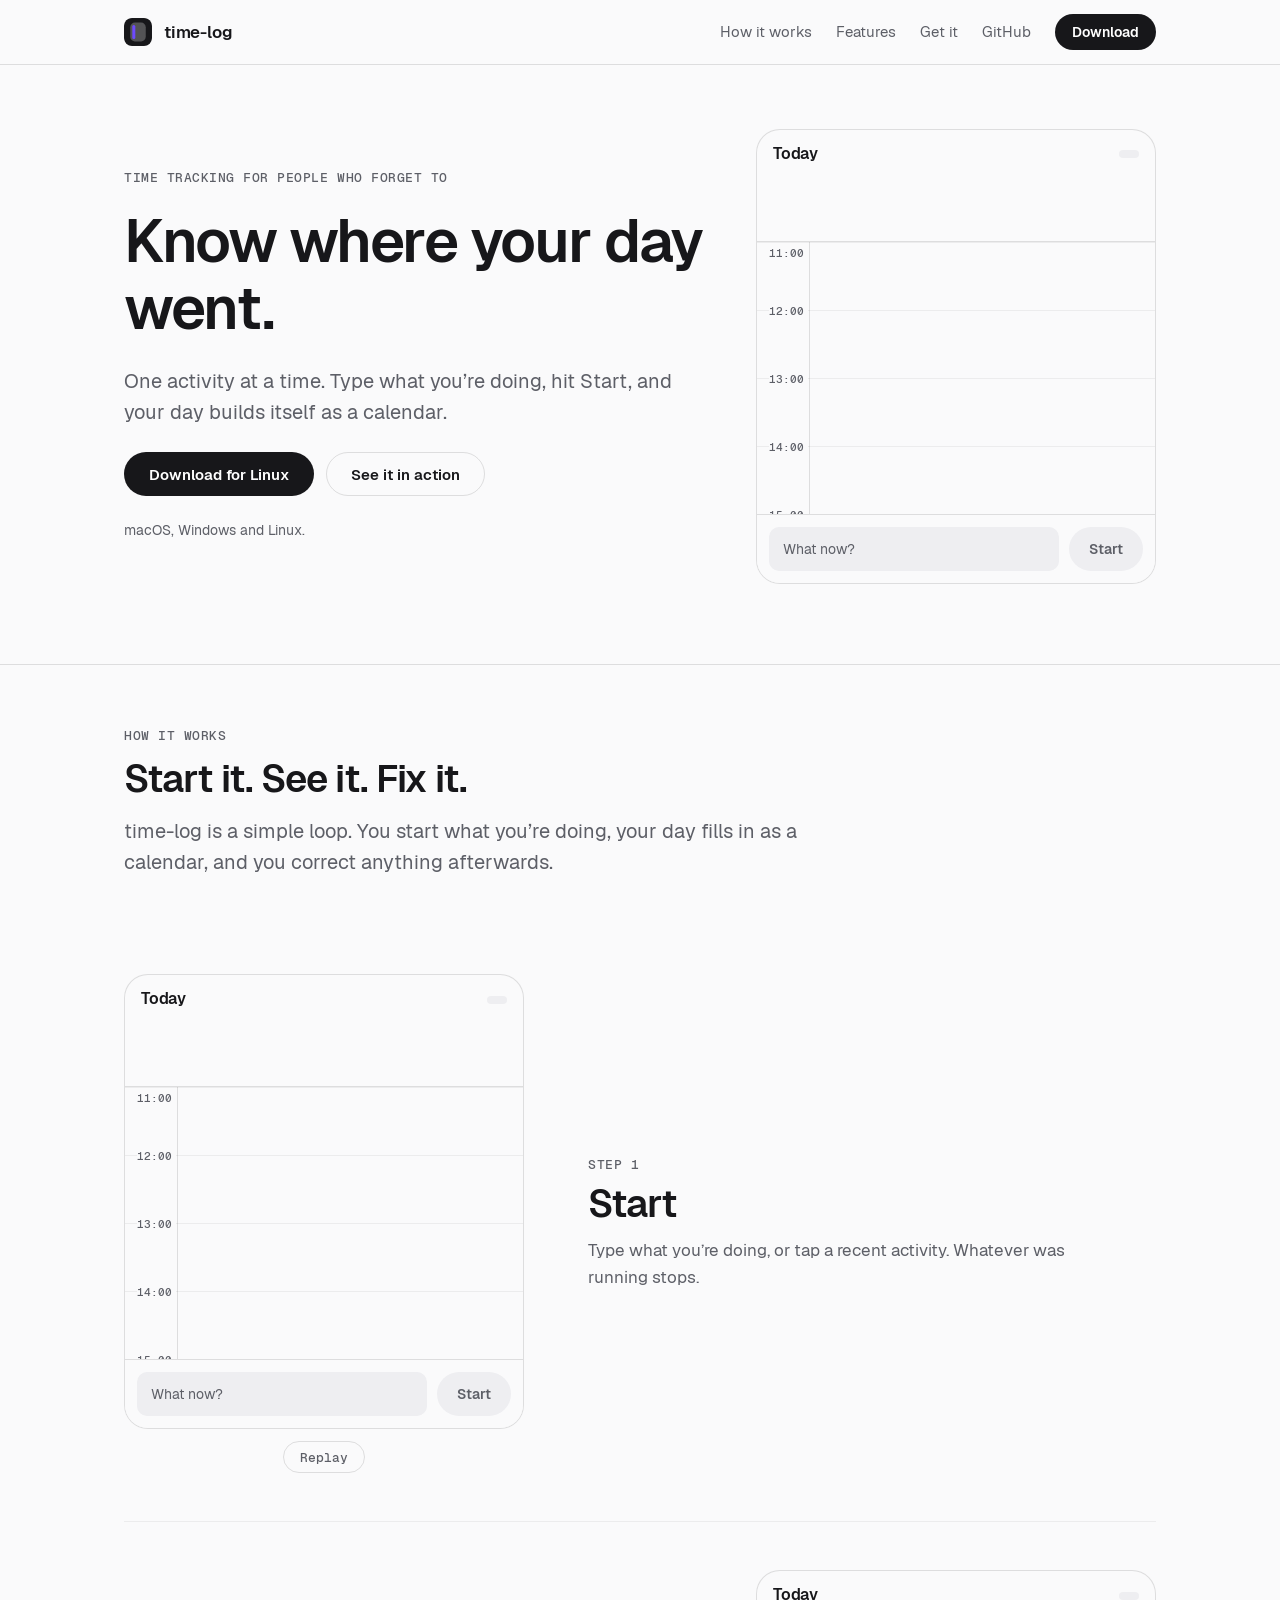
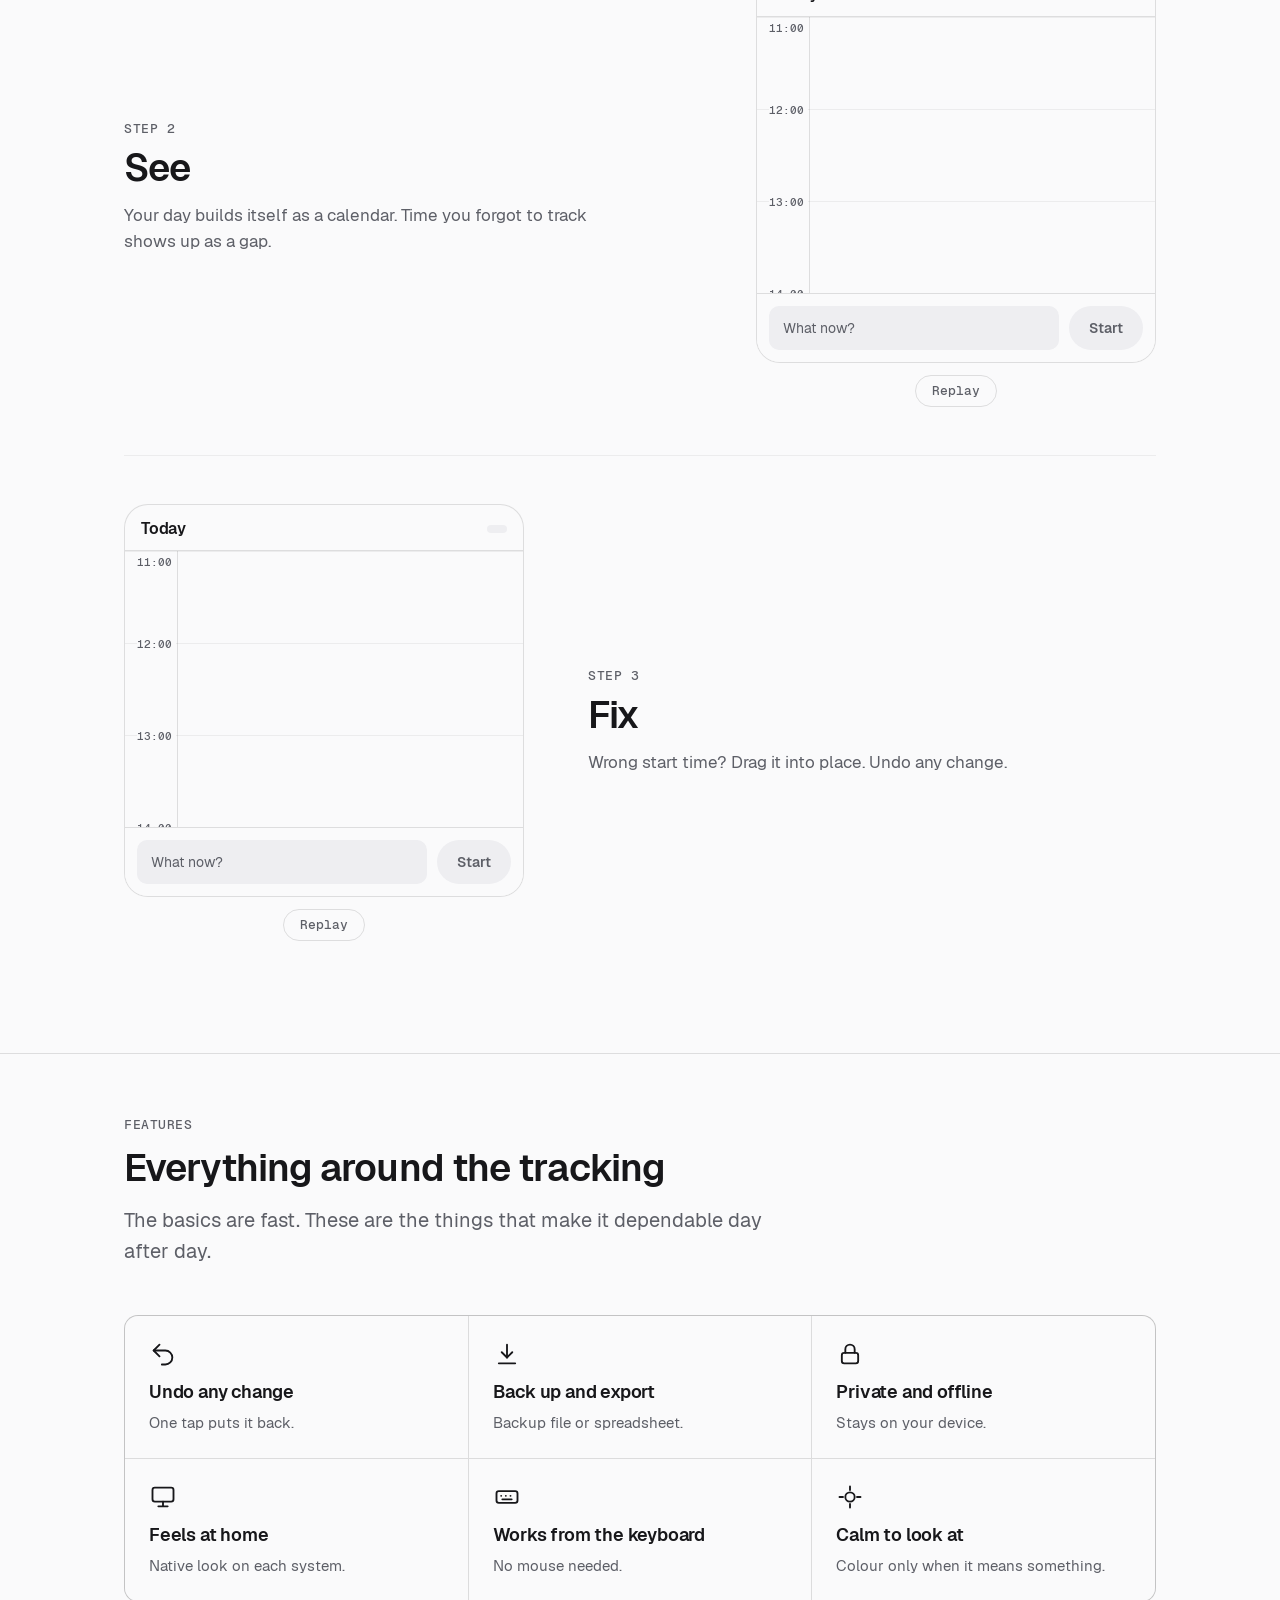
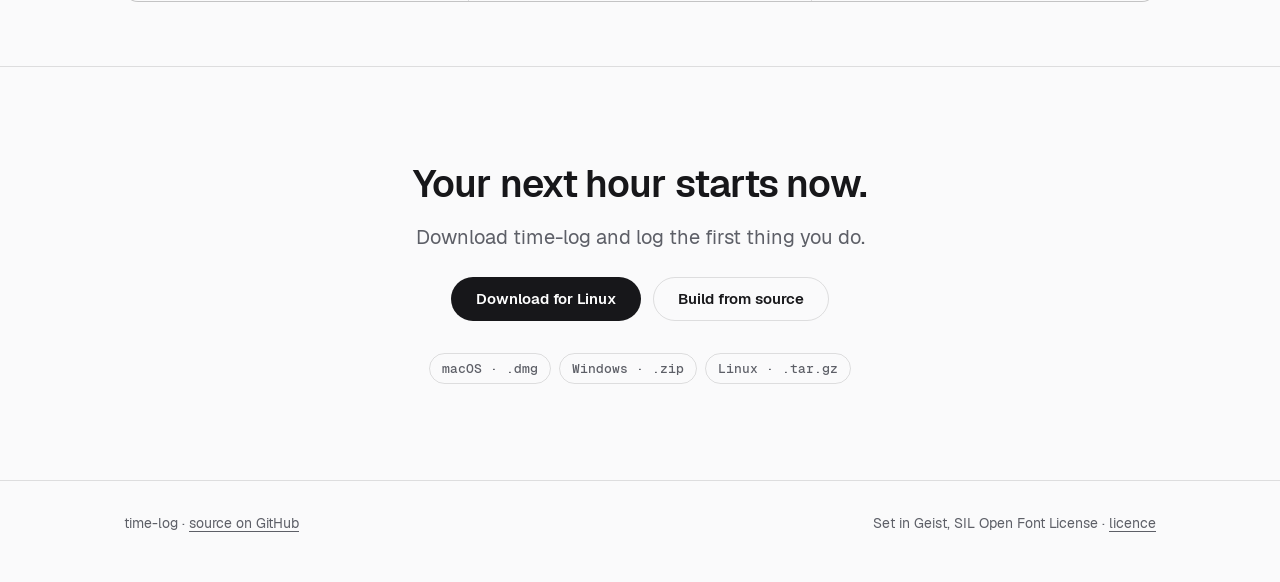
<file: docs/index.html>
<!doctype html>
<html lang="en">
<head>
  <meta charset="utf-8">
  <meta name="viewport" content="width=device-width, initial-scale=1">
  <title>time-log — one activity at a time</title>
  <meta name="description" content="time-log is a time tracker where one activity runs at a time and the day is a calendar you can read at a glance, resume from, and correct afterwards.">
  <meta name="theme-color" content="#17171a">
  <link rel="icon" href="mark.svg" type="image/svg+xml">
  <link rel="preload" href="fonts/Geist-Regular.ttf" as="font" type="font/ttf" crossorigin>
  <link rel="stylesheet" href="site.css">
</head>
<body>
  <header class="top">
    <div class="wrap">
      <a class="brand" href="#top"><img src="mark.svg" alt="" width="28" height="28">time-log</a>
      <nav aria-label="Primary">
        <a href="#how">How it works</a>
        <a href="#features">Features</a>
        <a href="#get">Get it</a>
        <a href="https://github.com/ChristophBe/time-log">GitHub</a>
      </nav>
      <a class="btn dl" data-dl data-plain href="https://github.com/ChristophBe/time-log/releases/latest">Download</a>
    </div>
  </header>

  <main id="top">
    <div class="hero">
      <div class="wrap">
        <div class="copy">
          <span class="eyebrow">Time tracking for people who forget to</span>
          <h1>Know where your day went.</h1>
          <p class="lede">One activity at a time. Type what you’re doing, hit Start, and your day builds itself as a calendar.</p>
          <div class="cta">
            <a class="btn" data-dl href="https://github.com/ChristophBe/time-log/releases/latest">Download</a>
            <a class="btn ghost" href="#how">See it in action</a>
          </div>
          <small>macOS, Windows and Linux.</small>
        </div>
        <div class="stage">
          <div class="mock" data-demo="start" role="img" aria-label="Animation: typing 'Rev' in the composer, picking Review PRs, and the running entry stopping where the new one starts."></div>
        </div>
      </div>
    </div>

    <section id="how">
      <div class="wrap">
        <div class="section-head">
          <span class="eyebrow">How it works</span>
          <h2>Start it. See it. Fix it.</h2>
          <p class="lede">time-log is a simple loop. You start what you’re doing, your day fills in as a calendar, and you correct anything afterwards.</p>
        </div>
        <article class="demo">
          <div class="text">
            <span class="eyebrow">Step 1</span>
            <h3 class="big">Start</h3>
            <p>Type what you’re doing, or tap a recent activity. Whatever was running stops.</p>
          </div>
          <div class="stage">
            <div class="mock" data-demo="pick" role="img" aria-label="Animation: tapping the field, picking Email from the recent activities, and Email becoming the running activity."></div>
            <button class="ctl" type="button">Pause</button>
          </div>
        </article>
        <article class="demo">
          <div class="text">
            <span class="eyebrow">Step 2</span>
            <h3 class="big">See</h3>
            <p>Your day builds itself as a calendar. Time you forgot to track shows up as a gap.</p>
          </div>
          <div class="stage">
            <div class="mock" data-demo="gap" role="img" aria-label="Animation: tapping a gap in the day and filling it with an entry."></div>
            <button class="ctl" type="button">Pause</button>
          </div>
        </article>

        <article class="demo">
          <div class="text">
            <span class="eyebrow">Step 3</span>
            <h3 class="big">Fix</h3>
            <p>Wrong start time? Drag it into place. Undo any change.</p>
          </div>
          <div class="stage">
            <div class="mock" data-demo="boundary" role="img" aria-label="Animation: dragging the edge between two entries; the app asks before moving the neighbour."></div>
            <button class="ctl" type="button">Pause</button>
          </div>
        </article>
      </div>
    </section>

    <section id="features">
      <div class="wrap">
        <div class="section-head">
          <span class="eyebrow">Features</span>
          <h2>Everything around the tracking</h2>
          <p class="lede">The basics are fast. These are the things that make it dependable day after day.</p>
        </div>

<div class="grid">
          <div><svg class="ico" viewBox="0 0 24 24" width="28" height="28" fill="none" stroke="currentColor" stroke-width="1.6" stroke-linecap="round" stroke-linejoin="round" aria-hidden="true"><path d="M9 14L4 9l5-5"/><path d="M4 9h10a6 6 0 010 12h-3"/></svg><h3>Undo any change</h3><p>One tap puts it back.</p></div>
          <div><svg class="ico" viewBox="0 0 24 24" width="28" height="28" fill="none" stroke="currentColor" stroke-width="1.6" stroke-linecap="round" stroke-linejoin="round" aria-hidden="true"><path d="M12 4v11"/><path d="M7.5 10.5L12 15l4.5-4.5"/><path d="M5 20h14"/></svg><h3>Back up and export</h3><p>Backup file or spreadsheet.</p></div>
          <div><svg class="ico" viewBox="0 0 24 24" width="28" height="28" fill="none" stroke="currentColor" stroke-width="1.6" stroke-linecap="round" stroke-linejoin="round" aria-hidden="true"><rect x="5" y="11" width="14" height="9" rx="2"/><path d="M8 11V8a4 4 0 018 0v3"/></svg><h3>Private and offline</h3><p>Stays on your device.</p></div>
          <div><svg class="ico" viewBox="0 0 24 24" width="28" height="28" fill="none" stroke="currentColor" stroke-width="1.6" stroke-linecap="round" stroke-linejoin="round" aria-hidden="true"><rect x="3" y="4" width="18" height="12" rx="2"/><path d="M8 20h8M12 16v4"/></svg><h3>Feels at home</h3><p>Native look on each system.</p></div>
          <div><svg class="ico" viewBox="0 0 24 24" width="28" height="28" fill="none" stroke="currentColor" stroke-width="1.6" stroke-linecap="round" stroke-linejoin="round" aria-hidden="true"><rect x="3" y="7" width="18" height="10" rx="2"/><path d="M7 11h.01M11 11h.01M15 11h.01M8 14h8"/></svg><h3>Works from the keyboard</h3><p>No mouse needed.</p></div>
          <div><svg class="ico" viewBox="0 0 24 24" width="28" height="28" fill="none" stroke="currentColor" stroke-width="1.6" stroke-linecap="round" stroke-linejoin="round" aria-hidden="true"><path d="M12 3v3M12 18v3M3 12h3M18 12h3"/><circle cx="12" cy="12" r="4"/></svg><h3>Calm to look at</h3><p>Colour only when it means something.</p></div>
        </div>
      </div>
    </section>

    <section id="get" class="cta-band">
      <div class="wrap">
        <h2>Your next hour starts now.</h2>
        <p class="lede">Download time-log and log the first thing you do.</p>
        <div class="cta">
          <a class="btn" data-dl href="https://github.com/ChristophBe/time-log/releases/latest">Download</a>
          <a class="btn ghost" href="https://github.com/ChristophBe/time-log#running-it">Build from source</a>
        </div>
        <div class="platforms" aria-label="Platforms">
          <a class="chip" data-asset="macOS" href="https://github.com/ChristophBe/time-log/releases/latest">macOS · .dmg</a><a class="chip" data-asset="Windows" href="https://github.com/ChristophBe/time-log/releases/latest">Windows · .zip</a><a class="chip" data-asset="Linux" href="https://github.com/ChristophBe/time-log/releases/latest">Linux · .tar.gz</a>
        </div>
      </div>
    </section>
  </main>

  <footer>
    <div class="wrap">
      <span>time-log · <a href="https://github.com/ChristophBe/time-log">source on GitHub</a></span>
      <span>Set in Geist, SIL Open Font License · <a href="fonts/OFL.txt">licence</a></span>
    </div>
  </footer>

  <script src="demos.js"></script>
</body>
</html>
</file>
<file: docs/site.css>
/* The site wears the app's identity (SPEC §9.8): two voices, one surface divided by
   hairlines, ink for primary actions, and colour that only ever means an activity,
   "now", or "wrong". Activity colours (.a0 … .a11) are generated in demos.js from the
   same luminance targets as lib/src/app/palette.dart. */

@font-face { font-family: Geist; font-weight: 400; src: url(fonts/Geist-Regular.ttf) format("truetype"); font-display: swap; }
@font-face { font-family: Geist; font-weight: 500; src: url(fonts/Geist-Medium.ttf) format("truetype"); font-display: swap; }
@font-face { font-family: Geist; font-weight: 600; src: url(fonts/Geist-SemiBold.ttf) format("truetype"); font-display: swap; }
@font-face { font-family: "Geist Mono"; font-weight: 400; src: url(fonts/GeistMono-Regular.ttf) format("truetype"); font-display: swap; }
@font-face { font-family: "Geist Mono"; font-weight: 500; src: url(fonts/GeistMono-Medium.ttf) format("truetype"); font-display: swap; }

:root {
  --bg: #fafafb;
  --ink: #17171a;
  --on-ink: #ffffff;
  --muted: #5d5f67;
  --container: #eeeef1;
  --hair: rgba(23, 23, 26, 0.13);
  --hair-faint: rgba(23, 23, 26, 0.06);
  --live: #6d4aff;
  --on-live: #ffffff;
  --error: #b3261e;
  --scrim: rgba(0, 0, 0, 0.26);
  --sans: Geist, system-ui, -apple-system, "Segoe UI", sans-serif;
  --mono: "Geist Mono", ui-monospace, "SF Mono", Menlo, monospace;
  color-scheme: light dark;
}
@media (prefers-color-scheme: dark) {
  :root {
    --bg: #121214;
    --ink: #f2f2f4;
    --on-ink: #17171a;
    --muted: #a4a6ae;
    --container: #1f1f23;
    --hair: rgba(242, 242, 244, 0.15);
    --hair-faint: rgba(242, 242, 244, 0.07);
    --live: #b3a3ff;
    --on-live: #17171a;
    --error: #f2b8b5;
    --scrim: rgba(0, 0, 0, 0.5);
  }
}

* { box-sizing: border-box; }
html { scroll-behavior: smooth; }
body {
  margin: 0;
  background: var(--bg);
  color: var(--ink);
  font: 400 17px/1.55 var(--sans);
  -webkit-font-smoothing: antialiased;
}
.mono { font-family: var(--mono); font-feature-settings: "tnum"; }
a { color: inherit; text-underline-offset: 3px; }
:focus-visible { outline: 2px solid var(--live); outline-offset: 3px; border-radius: 6px; }
.wrap { max-width: 1080px; margin: 0 auto; padding: 0 16px; }
@media (min-width: 700px) { .wrap { padding: 0 24px; } }

h1, h2, h3 { margin: 0; line-height: 1.12; font-weight: 600; }
h1 { font-size: clamp(38px, 6vw, 60px); letter-spacing: -1.5px; }
h2 { font-size: clamp(28px, 4vw, 38px); letter-spacing: -0.9px; }
h3 { font-size: 18px; letter-spacing: -0.2px; line-height: 1.3; }
p { margin: 0; }
.lede { font-size: 20px; color: var(--muted); max-width: 34em; }
.eyebrow { font: 500 13px/1 var(--mono); letter-spacing: 0.04em; text-transform: uppercase; color: var(--muted); }

/* ---- header: always carries the navigation and the download button ---- */
header.top { position: sticky; top: 0; z-index: 30; background: var(--bg); border-bottom: 1px solid var(--hair); }
header.top .wrap { display: flex; align-items: center; flex-wrap: wrap; gap: 8px 24px; min-height: 64px; padding-top: 8px; padding-bottom: 8px; }
.brand { display: flex; align-items: center; gap: 12px; font-weight: 600; text-decoration: none; letter-spacing: -0.2px; }
.brand img { width: 28px; height: 28px; border-radius: 8px; }
header.top nav { margin-left: auto; display: flex; gap: 24px; font-size: 15px; }
header.top nav a { text-decoration: none; color: var(--muted); white-space: nowrap; }
header.top nav a:hover { color: var(--ink); }
header.top .dl { min-height: 36px; padding: 0 16px; font-size: 14px; }
@media (max-width: 640px) {
  header.top .dl { margin-left: auto; }
  header.top nav { order: 3; width: 100%; margin-left: 0; justify-content: space-between; gap: 12px; font-size: 14px; }
}
html { scroll-padding-top: 72px; }

/* ---- buttons: pills, ink ---- */
.btn {
  display: inline-flex; align-items: center; justify-content: center; gap: 8px;
  min-height: 44px; padding: 0 24px; border-radius: 999px; border: 1px solid transparent;
  background: var(--ink); color: var(--on-ink); font: 600 15px/1 var(--sans);
  text-decoration: none; cursor: pointer;
}
.btn.ghost { background: transparent; color: var(--ink); border-color: var(--hair); }
.btn:hover { opacity: 0.88; }
.btn.ghost:hover { background: var(--container); opacity: 1; }

/* ---- hero ---- */
.hero { padding: 64px 0 80px; }
.hero .wrap { display: grid; gap: 48px; align-items: center; }
.hero .wrap { grid-template-columns: minmax(0, 1fr); }
.hero .copy { min-width: 0; display: grid; gap: 24px; justify-items: start; }
.hero .cta { display: flex; flex-wrap: wrap; gap: 12px; }
.hero small { color: var(--muted); font-size: 14px; }
@media (min-width: 900px) { .hero .wrap { grid-template-columns: minmax(0, 1fr) 400px; } }

/* ---- sections ---- */
section { border-top: 1px solid var(--hair); padding: 64px 0; }
.section-head { display: grid; gap: 16px; margin-bottom: 48px; max-width: 40em; }

.demo { display: grid; gap: 32px; align-items: center; padding: 48px 0; }
.demo + .demo { border-top: 1px solid var(--hair-faint); }
.demo .text { display: grid; gap: 12px; align-content: start; max-width: 30em; }
.demo .text p { color: var(--muted); }
.demo .text .ref { font: 400 13px/1.4 var(--mono); color: var(--muted); }
.demo .stage { display: grid; gap: 12px; justify-items: center; }
@media (min-width: 900px) {
  .demo { grid-template-columns: 1fr 400px; gap: 64px; }
  .demo:nth-child(even) { grid-template-columns: 400px 1fr; }
  .demo:nth-child(even) .stage { order: -1; }
}
.ctl {
  font: 500 13px/1 var(--mono); color: var(--muted); background: none; border: 1px solid var(--hair);
  border-radius: 999px; min-height: 32px; padding: 0 16px; cursor: pointer;
}
.ctl:hover { color: var(--ink); background: var(--container); }

/* ---- feature grid ---- */
.grid { display: grid; gap: 1px; background: var(--hair); border: 1px solid var(--hair); border-radius: 14px; overflow: hidden; }
@media (min-width: 640px) { .grid { grid-template-columns: repeat(2, 1fr); } }
@media (min-width: 960px) { .grid { grid-template-columns: repeat(3, 1fr); } }
.grid > div { background: var(--bg); padding: 24px; display: grid; gap: 8px; align-content: start; }
.grid p { color: var(--muted); font-size: 15px; line-height: 1.5; }

/* ---- identity strip ---- */

/* ---- get it ---- */
pre { margin: 0; background: var(--container); border-radius: 14px; padding: 16px 24px; overflow-x: auto; font: 400 14px/1.7 var(--mono); }
.platforms { display: flex; flex-wrap: wrap; gap: 8px; margin: 24px 0 32px; }
.chip { font: 500 13px/1 var(--mono); border: 1px solid var(--hair); border-radius: 999px; padding: 8px 12px; color: var(--muted); }
footer { border-top: 1px solid var(--hair); padding: 32px 0 48px; color: var(--muted); font-size: 14px; }
footer .wrap { display: flex; flex-wrap: wrap; gap: 16px 32px; justify-content: space-between; }

/* =====================================================================
   The mock-up. A miniature of the real screen: day header, running band,
   the day (hour axis, blocks, now-line) and the docked composer.
   ===================================================================== */
.mock {
  position: relative; width: 100%; max-width: 400px;
  border: 1px solid var(--hair); border-radius: 24px; background: var(--bg);
  overflow: hidden; font-size: 14px; line-height: 1.3; user-select: none;
}
.mock * { transition-property: top, height, background-color, color, opacity, transform, border-color, width; transition-duration: 0s; }
.mock .m-head { display: flex; align-items: center; justify-content: space-between; padding: 14px 16px 10px; }
.m-date { font-weight: 600; font-size: 16px; letter-spacing: -0.2px; }
.m-total { color: var(--muted); font-size: 13px; background: var(--container); border-radius: 999px; padding: 4px 10px; }
.m-bandw { padding: 0 12px 10px; border-bottom: 1px solid var(--hair); }
.m-band {
  display: flex; align-items: center; gap: 10px; min-height: 56px; padding: 8px 8px 8px 14px;
  border-radius: 14px; background: var(--tint, var(--container)); border-left: 4px solid var(--edge, var(--hair));
  visibility: hidden;
}
.m-band.on { visibility: visible; transition-duration: .12s; }
.m-band .who { flex: 1; min-width: 0; display: grid; }
.m-band .nm { font-weight: 600; font-size: 15px; white-space: nowrap; overflow: hidden; text-overflow: ellipsis; }
.m-band .since { color: var(--muted); font-size: 12.5px; }
.m-band .rd { font-size: 18px; font-weight: 500; }
.m-band .stop { background: var(--container); border-radius: 999px; padding: 8px 14px; font-weight: 600; font-size: 13px; }

.m-dayw { position: relative; overflow: hidden; }
.m-day { position: relative; }
.m-hr { position: absolute; left: 0; right: 0; height: 0; border-top: 1px solid var(--hair-faint); }
.m-hr span { position: absolute; left: 12px; top: -8px; font: 500 11px/16px var(--mono); color: var(--muted); background: var(--bg); padding-right: 4px; }
.m-spine { position: absolute; left: 52px; top: 0; bottom: 0; border-left: 1px solid var(--hair); }

.blk {
  position: absolute; left: 58px; right: 10px; border-radius: 10px; padding: 3px 10px 3px 10px;
  background: var(--fill); color: var(--on); border-left: 4px solid var(--edge); overflow: hidden;
  display: flex; flex-direction: column; justify-content: center; gap: 1px; transition-duration: .16s;
}
.blk .nm { font-weight: 600; font-size: 14px; white-space: nowrap; overflow: hidden; text-overflow: ellipsis; }
.blk .tm { font: 400 11.5px/1.2 var(--mono); opacity: 0.82; white-space: nowrap; }
.blk.sm .tm { display: none; }
.blk.xs .nm { font-size: 12px; }
.blk.run { border-bottom-left-radius: 0; border-bottom-right-radius: 0; }
.blk.sel { outline: 2px solid var(--live); outline-offset: 1px; }
.blk.fresh { animation: arrive .12s ease-out; }
@keyframes arrive { from { opacity: 0; transform: scale(.97); } }
.puck { position: absolute; right: 18px; width: 28px; height: 6px; border-radius: 3px; background: var(--ink); opacity: 0; }
.puck.on { opacity: .85; transition-duration: .12s; }

.m-gap {
  position: absolute; left: 58px; right: 10px; border-radius: 10px; border: 1px solid var(--hair);
  background: repeating-linear-gradient(135deg, transparent 0 6px, var(--hair-faint) 6px 7px);
  display: flex; align-items: center; justify-content: center;
  font: 400 12px/1 var(--mono); color: var(--muted); transition-duration: .16s;
  justify-content: flex-start; padding-left: 12px; align-items: flex-start; padding-top: 10px;
}
.m-gap.hl { border-color: var(--ink); }

.m-now { position: absolute; left: 0; right: 0; height: 0; z-index: 3; border-top: 2px solid var(--live); margin-top: -1px; display: none; }
.m-now.on { display: block; }
.m-now .pill { position: absolute; left: 6px; top: -10px; font: 500 11px/18px var(--mono); padding: 0 6px; border-radius: 9px; background: var(--live); color: var(--on-live); }
.m-now::after { content: ""; position: absolute; left: 49px; top: -5px; width: 8px; height: 8px; border-radius: 50%; background: var(--live); }

.m-scrim { position: absolute; inset: 0; background: var(--scrim); opacity: 0; pointer-events: none; z-index: 5; }
.m-scrim.on { opacity: 1; transition-duration: .12s; }
.m-panel {
  position: absolute; left: 10px; right: 10px; bottom: 74px; z-index: 6; background: var(--container);
  border: 1px solid var(--hair); border-radius: 24px; padding: 8px; opacity: 0; transform: translateY(12px);
  pointer-events: none;
}
.m-panel.on { opacity: 1; transform: none; transition-duration: .12s; }
.m-row { display: flex; align-items: center; gap: 10px; padding: 11px 12px; border-radius: 12px; }
.m-row .d { width: 10px; height: 10px; border-radius: 50%; background: var(--edge); flex: none; }
.m-row .nm { flex: 1; font-weight: 500; }
.m-row .ag { font: 400 12px/1 var(--mono); color: var(--muted); }
.m-row.on { background: var(--bg); }
.m-cons { padding: 8px 12px 6px; font-size: 12.5px; color: var(--muted); border-top: 1px solid var(--hair); margin-top: 4px; }
.m-cons b { color: var(--ink); font-weight: 600; }

.m-comp { display: flex; gap: 10px; align-items: center; padding: 12px; border-top: 1px solid var(--hair); position: relative; z-index: 7; background: var(--bg); }
.m-field {
  flex: 1; height: 44px; border-radius: 10px; background: var(--container); border: 2px solid transparent;
  display: flex; align-items: center; padding: 0 12px; gap: 1px; min-width: 0;
}
.m-field.focus { border-color: var(--live); }
.m-field .ph { color: var(--muted); }
.m-field .caret { width: 1.5px; height: 18px; background: var(--ink); margin-left: 1px; display: none; }
.m-field.focus .caret { display: block; animation: blink 1s steps(1) infinite; }
@keyframes blink { 50% { opacity: 0; } }
.m-btn { height: 44px; padding: 0 20px; border-radius: 999px; background: var(--ink); color: var(--on-ink); font: 600 14px/44px var(--sans); }
.m-btn.idle { background: var(--container); color: var(--muted); }
.m-btn.press { opacity: .7; }


.m-sheet {
  position: absolute; left: 0; right: 0; bottom: 0; z-index: 8; background: var(--bg);
  border: 1px solid var(--hair); border-bottom: 0; border-radius: 24px 24px 0 0; padding: 16px 16px 16px;
  transform: translateY(105%); display: grid; gap: 12px;
}
.m-sheet.on { transform: none; transition-duration: .12s; }
.m-sheet h4 { margin: 0; font-size: 16px; font-weight: 600; letter-spacing: -0.2px; }
.m-sheet .sub { font: 400 12.5px/1.3 var(--mono); color: var(--muted); }
.m-sheet .btns { display: flex; gap: 8px; flex-wrap: wrap; }
.m-sheet .m-btn { font-size: 13px; padding: 0 16px; height: 40px; line-height: 40px; }
.m-btn.ghost { background: transparent; color: var(--ink); border: 1px solid var(--hair); line-height: 38px; }
.m-btn.press { opacity: .7; }
.m-sheet .fld { height: 44px; border-radius: 10px; background: var(--container); display: flex; align-items: center; justify-content: space-between; padding: 0 12px; font-weight: 500; }
.m-sheet .fld.focus { border: 2px solid var(--live); padding: 0 10px; }
.m-sheet .fld .dd { display: flex; align-items: center; gap: 8px; }
.m-sheet .fld .d { width: 10px; height: 10px; border-radius: 50%; background: var(--edge); }
.m-sheet .note { font-size: 12.5px; color: var(--muted); }
.m-sheet .lnk { font-size: 12.5px; color: var(--muted); text-decoration: underline; }
.m-sheet .m-row { padding: 9px 10px; }
.m-sheet .m-row.on { background: var(--container); }
.m-sheet .opt { display: flex; justify-content: space-between; padding: 11px 12px; border-radius: 12px; border: 1px solid var(--hair); }
.m-sheet .opt.on { background: var(--container); }
.m-sheet .opt .mono { color: var(--muted); font-size: 12.5px; }
.m-dialog { z-index: 9; bottom: auto; top: 50%; left: 16px; right: 16px; border: 1px solid var(--hair); border-radius: 24px; transform: translateY(-40%) scale(.97); opacity: 0; position: absolute; background: var(--bg); padding: 20px; display: grid; gap: 12px; pointer-events: none; }
.m-dialog.on { opacity: 1; transform: translateY(-50%); transition-duration: .12s; }
.m-dialog p { color: var(--muted); font-size: 13.5px; }
.m-dialog p b { color: var(--ink); }
.drag-chip { position: absolute; z-index: 4; right: 16px; font: 500 12px/1 var(--mono); background: var(--ink); color: var(--on-ink); padding: 5px 8px; border-radius: 999px; opacity: 0; transition-duration: .1s; }
.drag-chip.on { opacity: 1; }

.m-cursor {
  position: absolute; left: 0; top: 0; z-index: 20; width: 22px; height: 22px; pointer-events: none; opacity: 0;
  transition-property: transform, opacity; transition-duration: .6s, .2s; transition-timing-function: cubic-bezier(.4,0,.2,1);
}
.m-cursor svg { display: block; filter: drop-shadow(0 1px 2px rgba(0,0,0,.35)); }
.m-cursor::after { content: ""; position: absolute; left: -7px; top: -7px; width: 20px; height: 20px; border-radius: 50%; border: 2px solid var(--ink); opacity: 0; transform: scale(.4); }
.m-cursor.down::after { animation: tap .32s ease-out; }
@keyframes tap { 0% { opacity: .8; transform: scale(.4); } 100% { opacity: 0; transform: scale(1.3); } }
.mock.reduced *, .mock.reduced *::after { transition-duration: 0s !important; animation: none !important; }
.mock.reduced .m-cursor { display: none; }

.sr { position: absolute; width: 1px; height: 1px; overflow: hidden; clip: rect(0 0 0 0); white-space: nowrap; }
@media (prefers-reduced-motion: reduce) { html { scroll-behavior: auto; } }
.m-hr:first-child span { top: 2px; }

/* ---- call to action ---- */
.cta-band { text-align: center; padding: 96px 0; }
.cta-band .wrap { display: grid; gap: 16px; justify-items: center; }
.cta-band .lede { max-width: 28em; }
.cta-band .cta { display: flex; gap: 12px; flex-wrap: wrap; justify-content: center; margin-top: 8px; }
.cta-band .platforms { justify-content: center; margin: 16px 0 0; }
.js .m-hsep { border-bottom: 1px solid var(--hair); }
.chip { text-decoration: none; }
a.chip:hover { color: var(--ink); background: var(--container); }

/* ---- how it works ---- */
.demo h3.big { font-size: clamp(28px, 4vw, 38px); letter-spacing: -0.9px; line-height: 1.12; }
.demo h2 { font-size: clamp(26px, 3.4vw, 34px); }
.ico { color: var(--ink); margin-bottom: 4px; }
</file>
